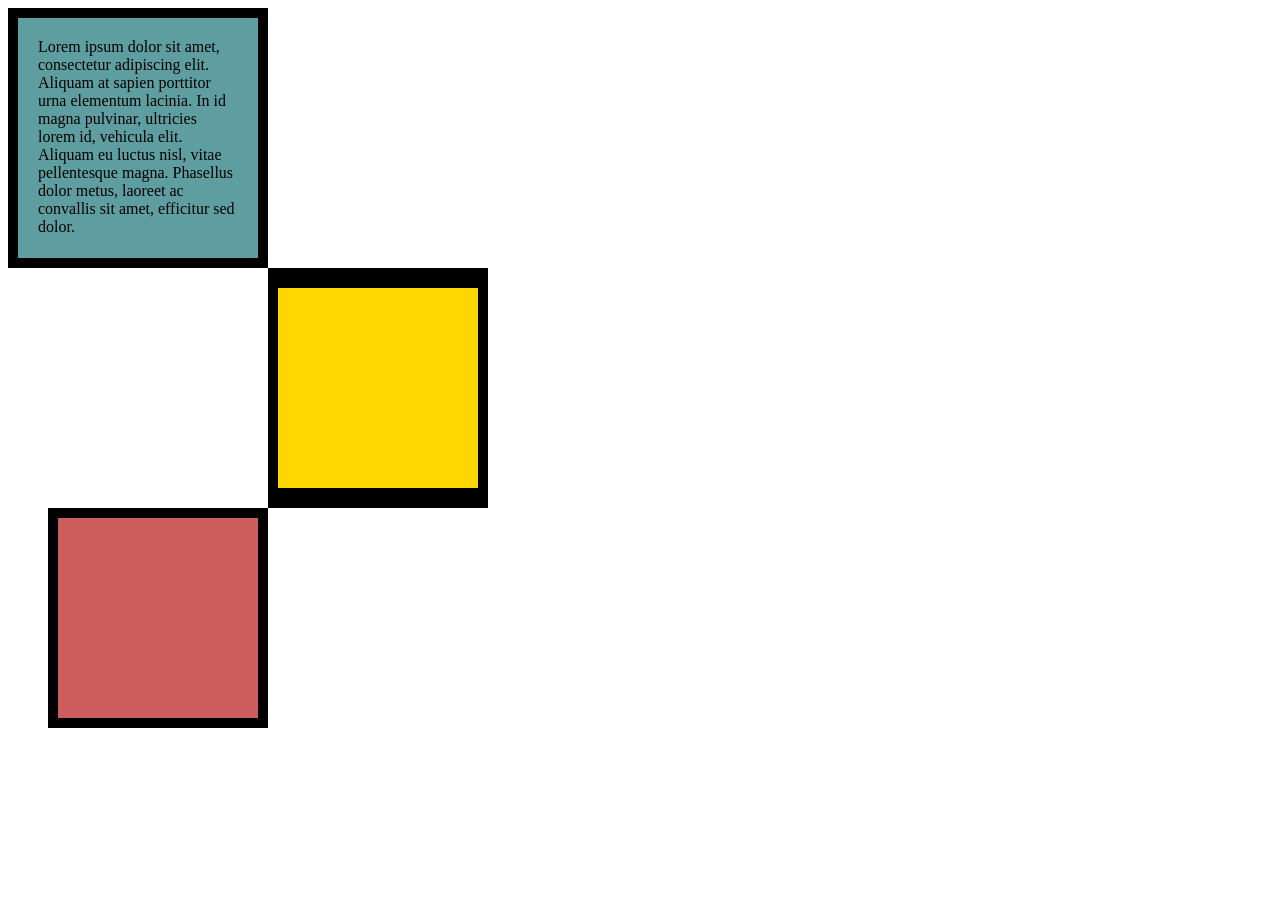
<file: CSS Acitivity  01/index.html>
<!DOCTYPE html>
<html lang="en">

<head>
  <meta charset="UTF-8">
  <title>CSS Box Model</title>
  <style>
    .box1,
    .box2,
    .box3 {
      width: 200px;
      height: 200px;
    }

    .box1 {
      background-color: cadetblue;
      padding: 20px;
      border: 10px solid black;
    }

    .box1 p {
      margin: 0;
    }

    .box2 {
      background-color: gold;
      border: solid black;
      border-width: 20px 10px;
      margin-left: 260px;
    }

    .box3 {
      background-color: indianred;
      border: 10px solid black;
      margin-left: 40px;
    }
  </style>
</head>

<body>

  <div class="box1">
    <p>
      Lorem ipsum dolor sit amet, consectetur adipiscing elit. Aliquam at sapien porttitor urna elementum lacinia. In
      id magna pulvinar, ultricies lorem id, vehicula elit. Aliquam eu luctus nisl, vitae pellentesque magna. Phasellus
      dolor metus, laoreet ac convallis sit amet, efficitur sed dolor.
    </p>
  </div>
  <div class="box2"></div>
  <div class="box3"></div>

</body>

</html>
</file>
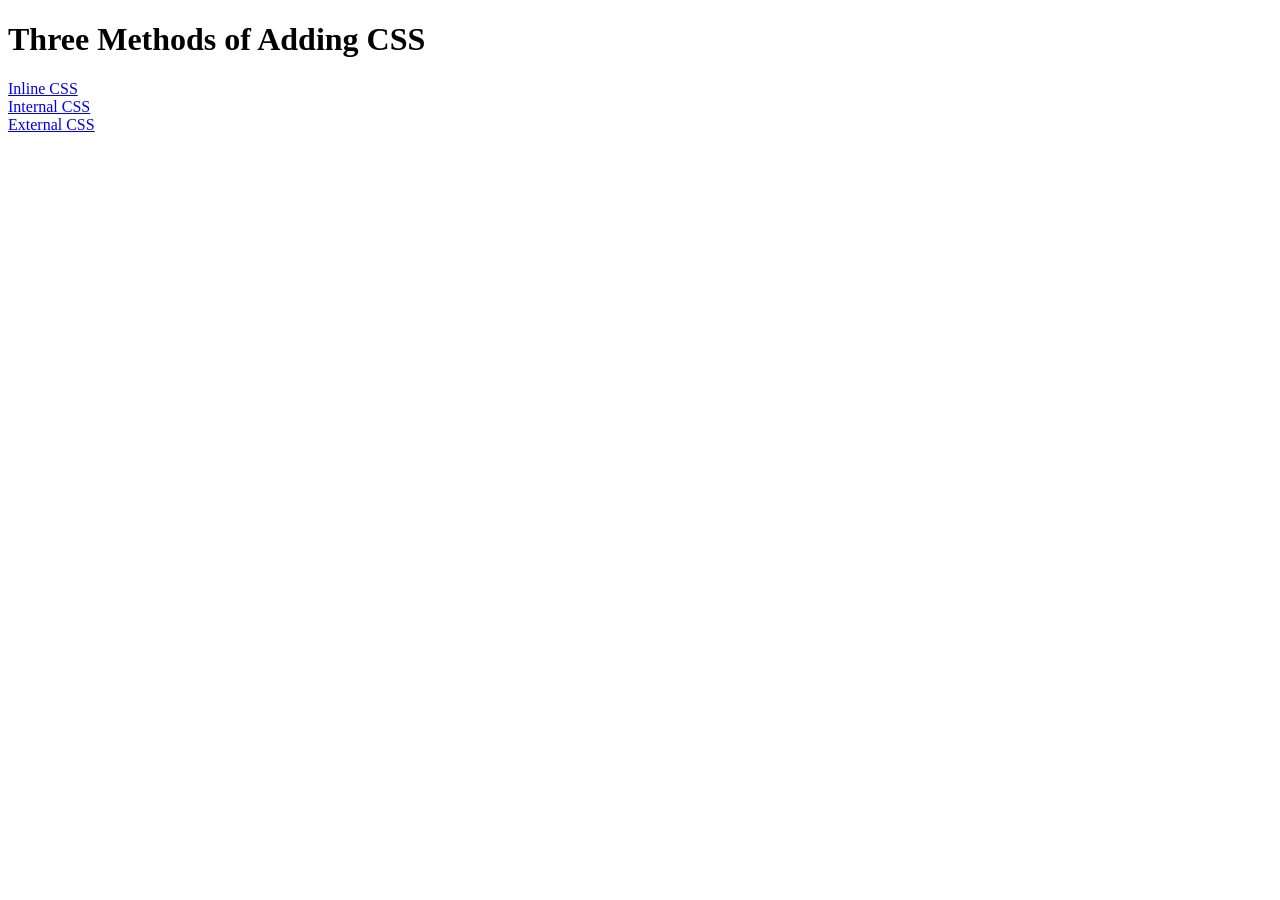
<file: CSS Acticity 01/index.html>
<!DOCTYPE html>
<html lang="en">

<head>
  <meta charset="UTF-8">
  <title>Adding CSS</title>
</head>

<body>
  <h1>Three Methods of Adding CSS</h1>

  <a href="inline.html">Inline CSS</a>
  <br>

  <a href="internal.html">Internal CSS</a>
  <br>

  <a href="external.html">External CSS</a>

</body>

</html>
</file>
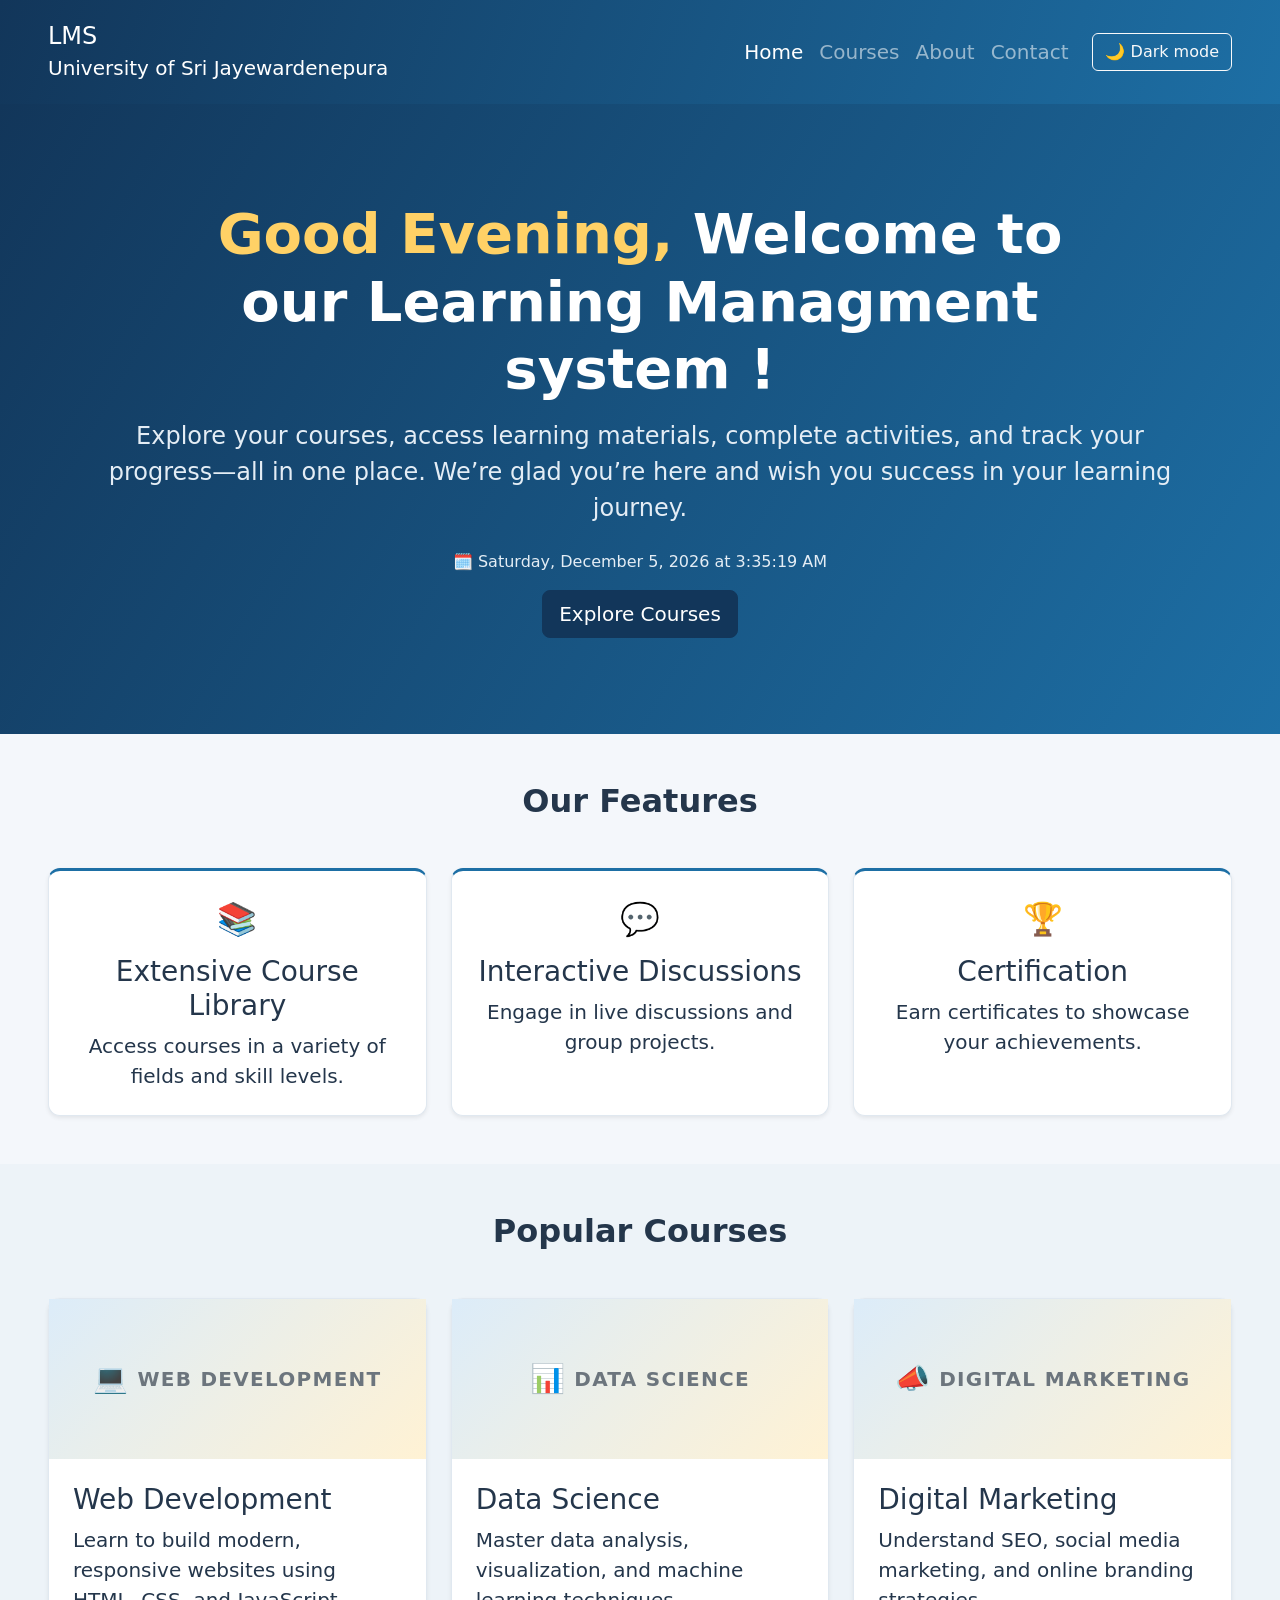
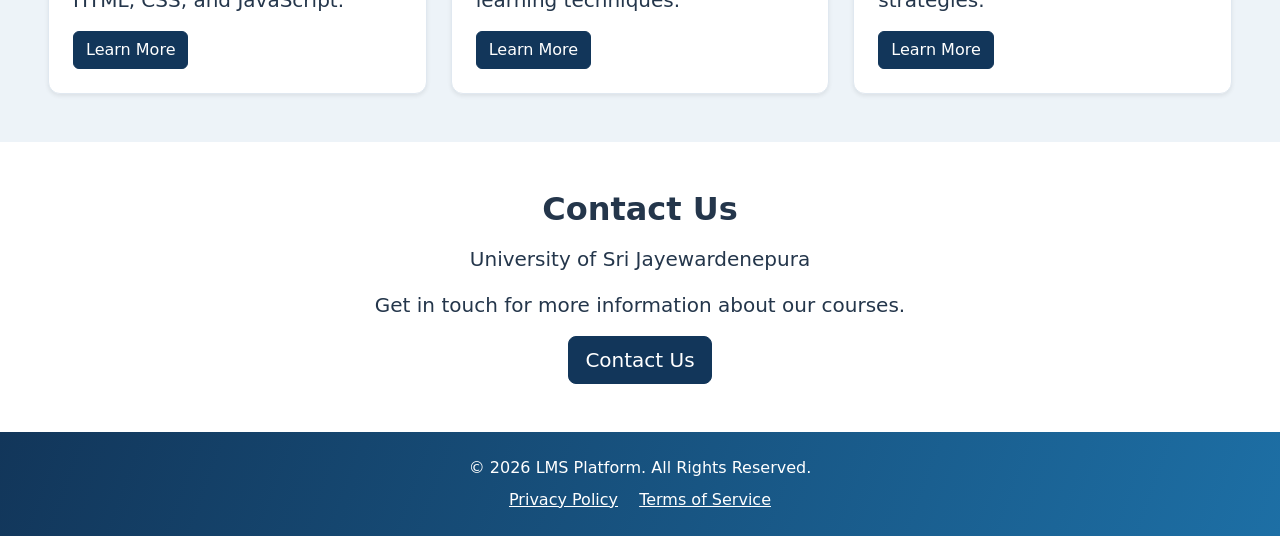
<file: Lab Practical 2 -LMS using bootstrap/index.html>
<!DOCTYPE html>
<html lang="en">

<head>
    <meta charset="UTF-8">
    <meta name="viewport" content="width=device-width, initial-scale=1.0">
    <title>LMS | University of Sri Jayewardenepura</title>

    <link href="https://cdn.jsdelivr.net/npm/bootstrap@5.3.3/dist/css/bootstrap.min.css" rel="stylesheet">
    <link rel="stylesheet" href="style.css">
</head>

<body class="min-vh-100">

    <div class="container-fluid p-0 min-vh-100 d-flex flex-column">

        <nav class="navbar navbar-expand-lg navbar-dark site-nav px-3 px-lg-5 py-3">

            <a class="navbar-brand fs-4" href="#home">
               LMS<br>
                <span class="fs-5">University of Sri Jayewardenepura</span>
            </a>

            <button class="navbar-toggler" type="button" data-bs-toggle="collapse" data-bs-target="#menu">
                <span class="navbar-toggler-icon"></span>
            </button>

            <div class="collapse navbar-collapse" id="menu">
                <ul class="navbar-nav ms-auto fs-5">
                    <li class="nav-item">
                        <a class="nav-link active" href="#home">Home</a>
                    </li>
                    <li class="nav-item">
                        <a class="nav-link" href="#courses">Courses</a>
                    </li>
                    <li class="nav-item">
                        <a class="nav-link" href="#about">About</a>
                    </li>
                    <li class="nav-item">
                        <a class="nav-link" href="#contact">Contact</a>
                    </li>
                </ul>
                <button id="theme-toggle" class="btn btn-outline-light ms-lg-3 mt-3 mt-lg-0" type="button"
                    aria-pressed="false">
                    <span id="theme-toggle-icon" aria-hidden="true">🌙</span>
                    <span id="theme-toggle-label">Dark mode</span>
                </button>
            </div>

        </nav>

        <main class="flex-grow-1">

            <section id="home" class="hero-section text-center py-5 px-3">
                <div class="container py-5">
                    <h1 class="display-4 fw-bold">
                        <span id="greeting"></span> Welcome to our Learning Managment system !
                    </h1>

                    <p class="fs-4 mt-3">
                        Explore your courses, access learning materials, complete activities,
                        and track your progress—all in one place. We’re glad you’re here and wish
                        you success in your learning journey.
                    </p>

                    <p class="fs-6 mt-4 mb-0">
                        <span aria-hidden="true">🗓️</span>
                        <time id="current-datetime" aria-label="Current date and time"></time>
                    </p>

                    <a href="#courses" class="btn btn-primary btn-lg mt-3">
                        Explore Courses
                    </a>
                </div>
            </section>

            <section id="about" class="container-fluid px-3 px-lg-5 py-5">
                <h2 class="text-center fw-bold mb-5">Our Features</h2>

                <div class="row g-4">

                    <div class="col-md-4">
                        <div class="card feature-card h-100 shadow-sm">
                            <div class="card-body text-center p-4">
                                <span class="feature-icon" aria-hidden="true">📚</span>
                                <h3 class="card-title">Extensive Course Library</h3>
                                <p class="card-text fs-5">
                                    Access courses in a variety of fields and skill levels.
                                </p>
                            </div>
                        </div>
                    </div>

                    <div class="col-md-4">
                        <div class="card feature-card h-100 shadow-sm">
                            <div class="card-body text-center p-4">
                                <span class="feature-icon" aria-hidden="true">💬</span>
                                <h3 class="card-title">Interactive Discussions</h3>
                                <p class="card-text fs-5">
                                    Engage in live discussions and group projects.
                                </p>
                            </div>
                        </div>
                    </div>

                    <div class="col-md-4">
                        <div class="card feature-card h-100 shadow-sm">
                            <div class="card-body text-center p-4">
                                <span class="feature-icon" aria-hidden="true">🏆</span>
                                <h3 class="card-title">Certification</h3>
                                <p class="card-text fs-5">
                                    Earn certificates to showcase your achievements.
                                </p>
                            </div>
                        </div>
                    </div>

                </div>
            </section>

            <section id="courses" class="container-fluid px-3 px-lg-5 py-5 course-section">
                <h2 class="text-center fw-bold mb-5">Popular Courses</h2>

                <div class="row g-4">

                    <div class="col-md-4">
                        <div class="card course-card h-100 shadow-sm">
                            <div class="course-art d-flex align-items-center justify-content-center">
                                <span class="course-icon me-2" aria-hidden="true">💻</span>
                                <span class="fs-5 text-secondary">WEB DEVELOPMENT</span>
                            </div>
                            <div class="card-body p-4">
                                <h3 class="card-title">Web Development</h3>
                                <p class="card-text fs-5">
                                    Learn to build modern, responsive websites using HTML, CSS, and JavaScript.
                                </p>
                                <button type="button" class="btn btn-primary" data-bs-toggle="modal"
                                    data-bs-target="#webDevelopmentModal">Learn More</button>
                            </div>
                        </div>
                    </div>

                    <div class="col-md-4">
                        <div class="card course-card h-100 shadow-sm">
                            <div class="course-art d-flex align-items-center justify-content-center">
                                <span class="course-icon me-2" aria-hidden="true">📊</span>
                                <span class="fs-5 text-secondary">DATA SCIENCE</span>
                            </div>
                            <div class="card-body p-4">
                                <h3 class="card-title">Data Science</h3>
                                <p class="card-text fs-5">
                                    Master data analysis, visualization, and machine learning techniques.
                                </p>
                                <button type="button" class="btn btn-primary" data-bs-toggle="modal"
                                    data-bs-target="#dataScienceModal">Learn More</button>
                            </div>
                        </div>
                    </div>

                    <div class="col-md-4">
                        <div class="card course-card h-100 shadow-sm">
                            <div class="course-art d-flex align-items-center justify-content-center">
                                <span class="course-icon me-2" aria-hidden="true">📣</span>
                                <span class="fs-5 text-secondary">DIGITAL MARKETING</span>
                            </div>
                            <div class="card-body p-4">
                                <h3 class="card-title">Digital Marketing</h3>
                                <p class="card-text fs-5">
                                    Understand SEO, social media marketing, and online branding strategies.
                                </p>
                                <button type="button" class="btn btn-primary" data-bs-toggle="modal"
                                    data-bs-target="#digitalMarketingModal">Learn More</button>
                            </div>
                        </div>
                    </div>

                </div>

            </section>

            <div class="modal fade" id="webDevelopmentModal" tabindex="-1" aria-labelledby="webDevelopmentModalLabel"
                aria-hidden="true">
                <div class="modal-dialog modal-dialog-centered">
                    <div class="modal-content">
                        <div class="modal-header">
                            <h2 class="modal-title fs-4" id="webDevelopmentModalLabel">💻 Web Development</h2>
                            <button type="button" class="btn-close" data-bs-dismiss="modal" aria-label="Close"></button>
                        </div>
                        <div class="modal-body">
                            <p>Learn how websites are planned, built, and brought to life in a browser. Start with the
                                foundations, then put them together in responsive pages of your own.</p>
                            <h3 class="fs-6 fw-bold">Explore topics like</h3>
                            <ul class="mb-0">
                                <li>HTML structure and accessible content</li>
                                <li>CSS styling, layouts, and responsive design</li>
                                <li>JavaScript fundamentals and interactivity</li>
                            </ul>
                        </div>
                        <div class="modal-footer">
                            <button type="button" class="btn btn-secondary" data-bs-dismiss="modal">Close</button>
                        </div>
                    </div>
                </div>
            </div>

            <div class="modal fade" id="dataScienceModal" tabindex="-1" aria-labelledby="dataScienceModalLabel"
                aria-hidden="true">
                <div class="modal-dialog modal-dialog-centered">
                    <div class="modal-content">
                        <div class="modal-header">
                            <h2 class="modal-title fs-4" id="dataScienceModalLabel">📊 Data Science</h2>
                            <button type="button" class="btn-close" data-bs-dismiss="modal" aria-label="Close"></button>
                        </div>
                        <div class="modal-body">
                            <p>Discover how to turn raw data into useful insights. Practice asking questions, exploring
                                datasets, and communicating what the results mean.</p>
                            <h3 class="fs-6 fw-bold">Explore topics like</h3>
                            <ul class="mb-0">
                                <li>Data preparation and exploratory analysis</li>
                                <li>Charts, visualization, and communicating findings</li>
                                <li>Introduction to statistics and machine learning</li>
                            </ul>
                        </div>
                        <div class="modal-footer">
                            <button type="button" class="btn btn-secondary" data-bs-dismiss="modal">Close</button>
                        </div>
                    </div>
                </div>
            </div>

            <div class="modal fade" id="digitalMarketingModal" tabindex="-1"
                aria-labelledby="digitalMarketingModalLabel" aria-hidden="true">
                <div class="modal-dialog modal-dialog-centered">
                    <div class="modal-content">
                        <div class="modal-header">
                            <h2 class="modal-title fs-4" id="digitalMarketingModalLabel">📣 Digital Marketing</h2>
                            <button type="button" class="btn-close" data-bs-dismiss="modal" aria-label="Close"></button>
                        </div>
                        <div class="modal-body">
                            <p>Learn how organizations reach and engage audiences online. Explore practical ways to
                                build a digital presence and measure how well a campaign is working.</p>
                            <h3 class="fs-6 fw-bold">Explore topics like</h3>
                            <ul class="mb-0">
                                <li>Search engine optimization (SEO)</li>
                                <li>Social media and content strategy</li>
                                <li>Online branding and campaign analytics</li>
                            </ul>
                        </div>
                        <div class="modal-footer">
                            <button type="button" class="btn btn-secondary" data-bs-dismiss="modal">Close</button>
                        </div>
                    </div>
                </div>
            </div>

            <section id="contact" class="contact-section text-center py-5 px-3">
                <h2 class="fw-bold">Contact Us</h2>
                <p class="fs-5 mt-3">
                    University of Sri Jayewardenepura
                </p>
                <p class="fs-5">
                    Get in touch for more information about our courses.
                </p>
                <a href="mailto:info@sjp.ac.lk" class="btn btn-primary btn-lg">
                    Contact Us
                </a>
            </section>

        </main>

        <footer class="site-footer text-white text-center py-4 mt-auto">
            <p class="mb-2">
                © 2026 LMS Platform. All Rights Reserved.
            </p>
            <a href="#privacy" class="me-3">Privacy Policy</a>
            <a href="#terms">Terms of Service</a>
        </footer>

    </div>

    <script src="https://cdn.jsdelivr.net/npm/bootstrap@5.3.3/dist/js/bootstrap.bundle.min.js"></script>
    <script src="test.js"></script>

</body>

</html>
</file>
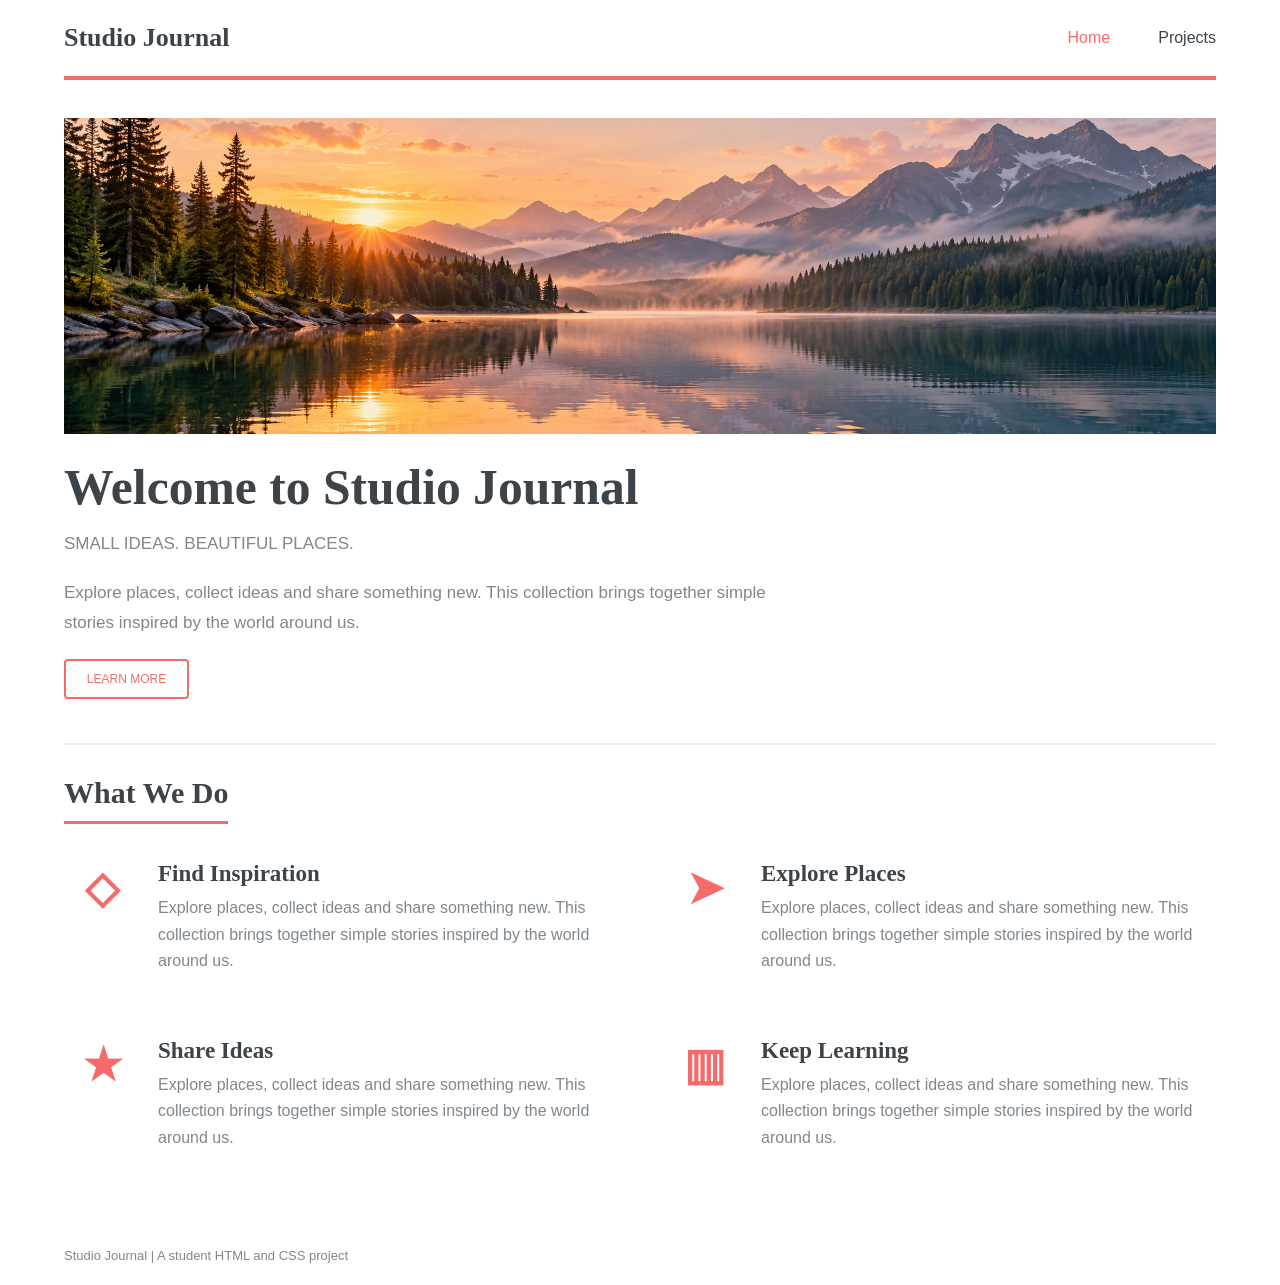
<file: Lab Practical 2/index.html>
<!DOCTYPE html>
<html lang="en">
<head>
    <meta charset="UTF-8">
    <meta name="viewport" content="width=device-width, initial-scale=1.0">
    <title>Studio Journal | Home</title>
    <link rel="stylesheet" href="styles.css">
</head>
<body>
    <header>
        <a class="logo" href="index.html"><strong>Studio Journal</strong></a>
        <nav>
            <a href="index.html" class="active" aria-current="page">Home</a>
            <a href="projects.html">Projects</a>
        </nav>
    </header>

    <main>
        <section class="intro">
            <img class="banner" src="images/pic10.png" alt="Mountain lake at sunrise">
            <h1>Welcome to Studio Journal</h1>
            <p class="subtitle">Small ideas. Beautiful places.</p>
            <p>Explore places, collect ideas and share something new. This collection brings together simple stories inspired by the world around us.</p>
            <a class="button" href="#features">Learn More</a>
        </section>

        <section id="features">
            <h2>What We Do</h2>
            <div class="features">
                <article class="feature">
                    <span class="icon" aria-hidden="true">◇</span>
                    <div>
                        <h3>Find Inspiration</h3>
                        <p>Explore places, collect ideas and share something new. This collection brings together simple stories inspired by the world around us.</p>
                    </div>
                </article>

                <article class="feature">
                    <span class="icon" aria-hidden="true">➤</span>
                    <div>
                        <h3>Explore Places</h3>
                        <p>Explore places, collect ideas and share something new. This collection brings together simple stories inspired by the world around us.</p>
                    </div>
                </article>

                <article class="feature">
                    <span class="icon" aria-hidden="true">★</span>
                    <div>
                        <h3>Share Ideas</h3>
                        <p>Explore places, collect ideas and share something new. This collection brings together simple stories inspired by the world around us.</p>
                    </div>
                </article>

                <article class="feature">
                    <span class="icon" aria-hidden="true">▥</span>
                    <div>
                        <h3>Keep Learning</h3>
                        <p>Explore places, collect ideas and share something new. This collection brings together simple stories inspired by the world around us.</p>
                    </div>
                </article>
            </div>
        </section>
    </main>

    <footer>Studio Journal | A student HTML and CSS project</footer>
</body>
</html>
</file>
<file: Lab Practical 2 -LMS using bootstrap/style.css>
:root {
    --page-bg: #f4f7fb;
    --surface: #ffffff;
    --text-color: #24364b;
    --border-color: #e0e8f0;
    --navy: #12365a;
    --blue: #1d6fa5;
    --gold: #ffd166;
}

:root[data-theme="dark"] {
    color-scheme: dark;
    --page-bg: #17212b;
    --surface: #243342;
    --text-color: #f8f9fa;
    --border-color: #405264;
}

:root body {
    color: var(--text-color);
    background-color: var(--page-bg);
}

.site-nav,
.site-footer {
    background: linear-gradient(110deg, var(--navy), var(--blue));
}

.navbar-brand {
    line-height: 1.3;
}

.hero-section {
    color: #ffffff;
    background: linear-gradient(120deg, #12365a, #1d6fa5);
}

.hero-section h1 {
    max-width: 900px;
    margin-inline: auto;
}

.hero-section h1 span {
    color: var(--gold);
}

.hero-section p {
    color: #e4edf5;
}

.feature-card,
.course-card {
    color: var(--text-color);
    background-color: var(--surface);
    border: 1px solid var(--border-color);
    border-radius: 0.75rem;
    transition: transform 0.2s ease, box-shadow 0.2s ease;
}

.feature-card:hover,
.course-card:hover {
    transform: translateY(-4px);
    box-shadow: 0 0.75rem 1.5rem rgba(18, 54, 90, 0.12) !important;
}

.feature-card {
    border-top: 3px solid var(--blue);
}

.feature-icon {
    display: block;
    margin-bottom: 0.75rem;
    font-size: 2rem;
}

.course-section {
    background-color: #edf3f8;
}

.course-icon {
    font-size: 1.75rem;
}

.course-art {
    height: 160px;
    color: #526579;
    background: linear-gradient(135deg, #dcecf9, #fff2d4);
    font-weight: 600;
    letter-spacing: 0.08em;
}

.contact-section {
    background-color: var(--surface);
}

.site-footer a {
    color: #ffffff;
}

.btn-primary {
    --bs-btn-bg: var(--navy);
    --bs-btn-border-color: var(--navy);
    --bs-btn-hover-bg: #0d2945;
    --bs-btn-hover-border-color: #0d2945;
}

:root[data-theme="dark"] body,
:root[data-theme="dark"] .card,
:root[data-theme="dark"] .modal-content {
    color: var(--text-color);
    background-color: var(--surface);
}

:root[data-theme="dark"] .bg-light,
:root[data-theme="dark"] .bg-secondary-subtle {
    color: #f8f9fa !important;
    background-color: #343a40 !important;
}

:root[data-theme="dark"] .course-section {
    background-color: #1d2a37;
}

:root[data-theme="dark"] .course-art {
    color: #e1e8ef;
    background: linear-gradient(135deg, #304d66, #4b4938);
}

:root[data-theme="dark"] .feature-card,
:root[data-theme="dark"] .course-card,
:root[data-theme="dark"] .contact-section {
    border-color: var(--border-color);
    background-color: var(--surface);
}

:root[data-theme="dark"] .text-secondary {
    color: #adb5bd !important;
}

:root[data-theme="dark"] .btn-close {
    filter: invert(1) grayscale(100%) brightness(200%);
}
</file>
<file: Lab Practical 2/styles.css>
:root {
    --heading: #3d4449;
    --text: #7f888f;
    --accent: #f56a6a;
    --line: #e9edef;
    --white: #ffffff;
}

* {
    box-sizing: border-box;
}

html {
    scroll-behavior: smooth;
}

body {
    margin: 0;
    padding: 0 5%;
    background: var(--white);
    color: var(--text);
    font-family: Arial, Helvetica, sans-serif;
    font-size: 16px;
    line-height: 1.65;
}

header {
    min-height: 80px;
    display: flex;
    align-items: center;
    justify-content: space-between;
    gap: 24px;
    border-bottom: 4px solid var(--accent);
    margin-bottom: 38px;
}

.logo {
    color: var(--heading);
    font-family: Georgia, "Times New Roman", serif;
    font-size: 26px;
    line-height: 1.2;
    text-decoration: none;
}

nav {
    display: flex;
    align-items: center;
    gap: 48px;
}

nav a {
    color: var(--heading);
    text-decoration: none;
    font-size: 16px;
    transition: color 0.2s ease;
}

nav a:hover,
nav a.active {
    color: var(--accent);
}

h1,
h2,
h3 {
    color: var(--heading);
    font-family: Georgia, "Times New Roman", serif;
    line-height: 1.2;
}

h1 {
    margin: 24px 0 12px;
    font-size: clamp(2.1rem, 4vw, 3.1rem);
}

h2 {
    width: fit-content;
    margin: 0 0 36px;
    padding-bottom: 10px;
    border-bottom: 3px solid var(--accent);
    font-size: 30px;
}

h3 {
    margin: 0 0 8px;
    font-size: 23px;
}

p {
    margin: 0 0 14px;
}

.intro {
    margin-bottom: 44px;
}

.banner {
    display: block;
    width: 100%;
    height: 316px;
    object-fit: cover;
}

.intro .subtitle {
    margin-bottom: 20px;
    font-size: 17px;
    text-transform: uppercase;
}

.intro > p:not(.subtitle) {
    max-width: 720px;
    margin-bottom: 20px;
    font-size: 17px;
    line-height: 1.8;
}

.button {
    display: inline-flex;
    min-width: 125px;
    min-height: 40px;
    align-items: center;
    justify-content: center;
    padding: 8px 16px;
    border: 2px solid var(--accent);
    border-radius: 4px;
    background: transparent;
    color: var(--accent);
    font-size: 12px;
    line-height: 1.2;
    text-decoration: none;
    text-transform: uppercase;
    transition: background-color 0.2s ease, color 0.2s ease;
}

.button:hover {
    background: var(--accent);
    color: var(--white);
}

#features {
    border-top: 2px solid var(--line);
    padding-top: 30px;
    margin-bottom: 56px;
}

.features {
    display: grid;
    grid-template-columns: repeat(2, minmax(0, 1fr));
    column-gap: 54px;
    row-gap: 48px;
}

.feature {
    display: grid;
    grid-template-columns: 76px minmax(0, 1fr);
    align-items: start;
    gap: 18px;
}

.feature .icon {
    display: block;
    padding-top: 2px;
    color: var(--accent);
    font-size: 44px;
    font-weight: bold;
    line-height: 1.2;
    text-align: center;
}

.feature p {
    line-height: 1.65;
}

.section-title {
    width: fit-content;
    margin: 0 0 36px;
    padding-bottom: 8px;
    border-bottom: 3px solid var(--accent);
    font-size: 30px;
}

.projects {
    display: grid;
    grid-template-columns: repeat(2, minmax(0, 1fr));
    column-gap: 32px;
    row-gap: 20px;
}

.projects article {
    min-width: 0;
}

.projects img {
    display: block;
    width: 100%;
    height: 264px;
    margin-bottom: 12px;
    object-fit: cover;
}

.projects h3 {
    margin-bottom: 6px;
    font-size: 22px;
}

.projects p {
    margin-bottom: 10px;
    line-height: 1.6;
}

footer {
    padding: 24px 0 18px;
    color: var(--text);
    font-size: 13px;
}

footer p {
    margin-bottom: 14px;
}

@media (max-width: 700px) {
    body {
        padding: 0 5%;
        font-size: 15px;
    }

    header {
        min-height: 72px;
        margin-bottom: 28px;
    }

    .logo {
        font-size: 22px;
    }

    nav {
        gap: 18px;
    }

    nav a {
        font-size: 14px;
    }

    .banner {
        height: 230px;
    }

    .features,
    .projects {
        grid-template-columns: 1fr;
        row-gap: 30px;
    }

    .feature {
        grid-template-columns: 54px minmax(0, 1fr);
        gap: 12px;
    }

    .feature .icon {
        font-size: 36px;
    }

    .projects img {
        height: auto;
        aspect-ratio: 16 / 9;
    }

    h1 {
        font-size: 2.2rem;
    }

    h2,
    .section-title {
        font-size: 27px;
    }
}

@media (max-width: 420px) {
    header {
        align-items: flex-start;
        flex-direction: column;
        padding: 16px 0 12px;
        gap: 12px;
    }

    nav {
        gap: 24px;
    }

    .banner {
        height: 190px;
    }
}
</file>
